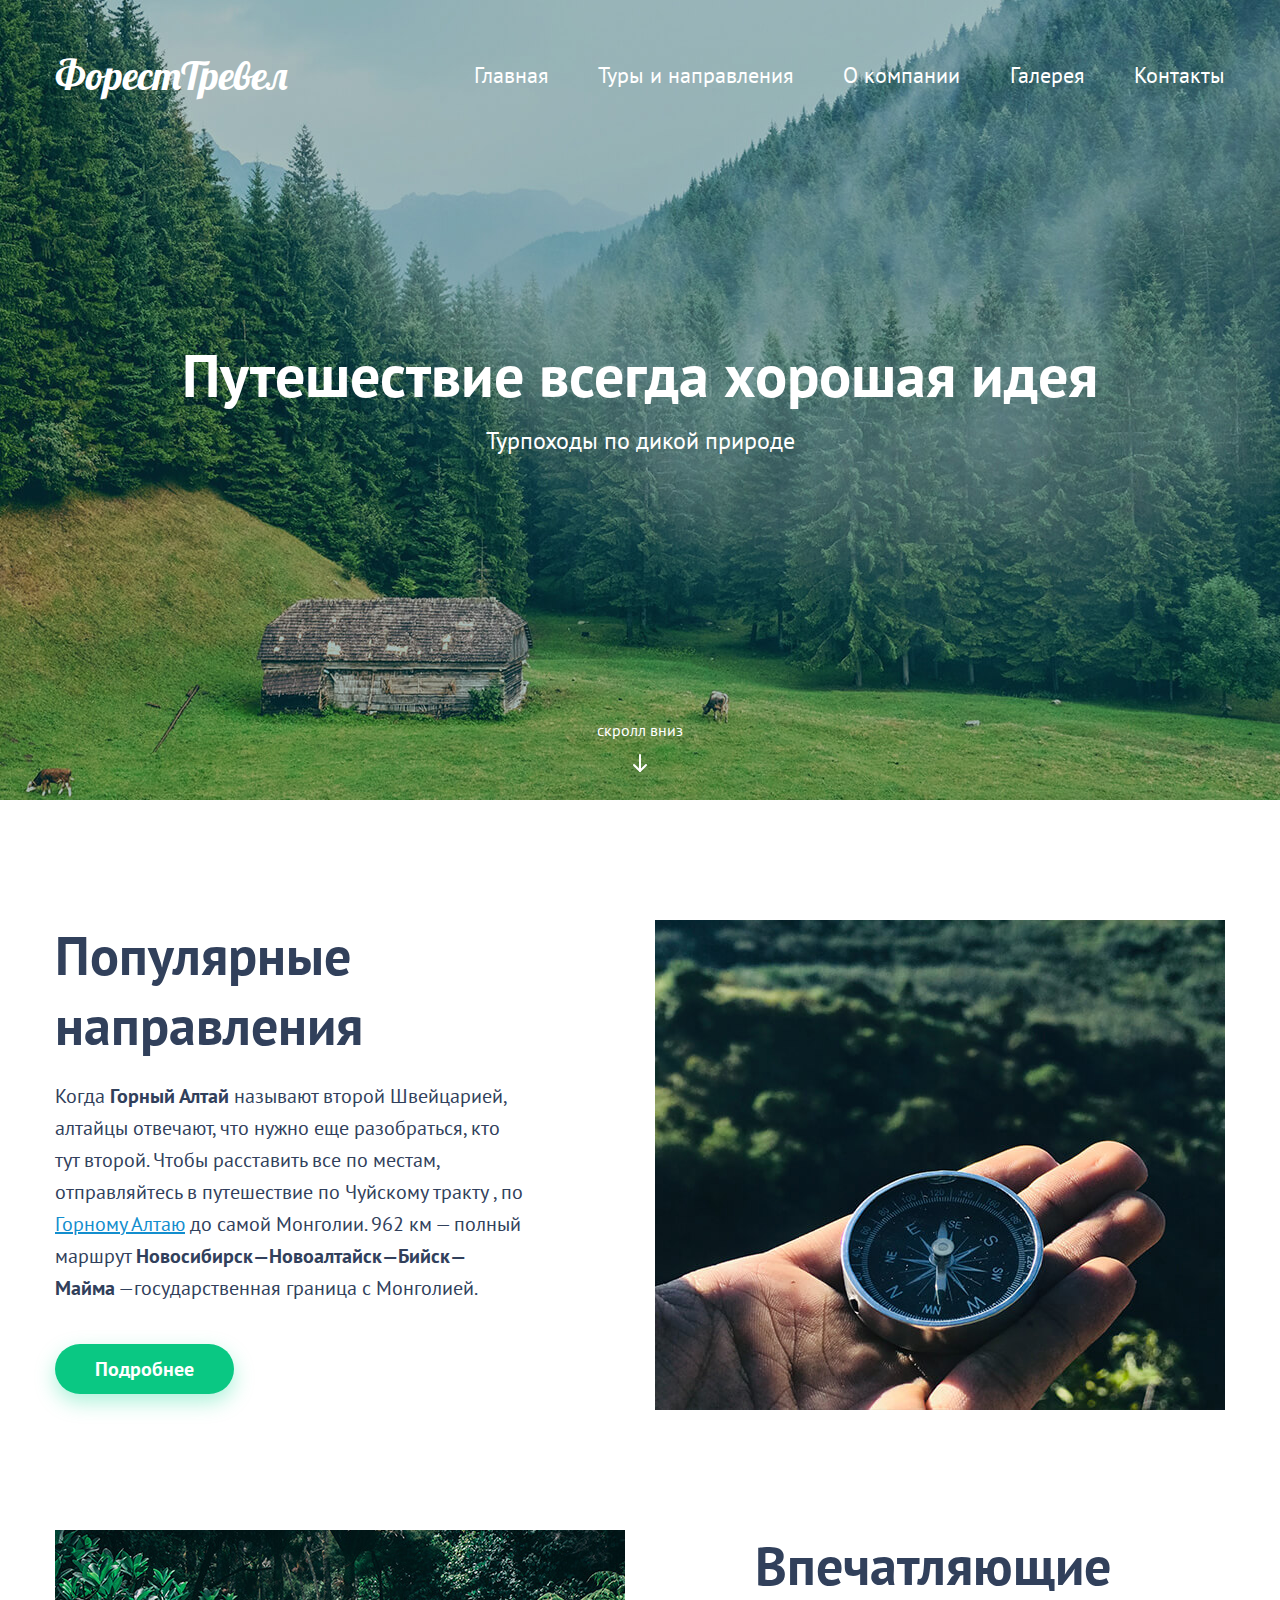
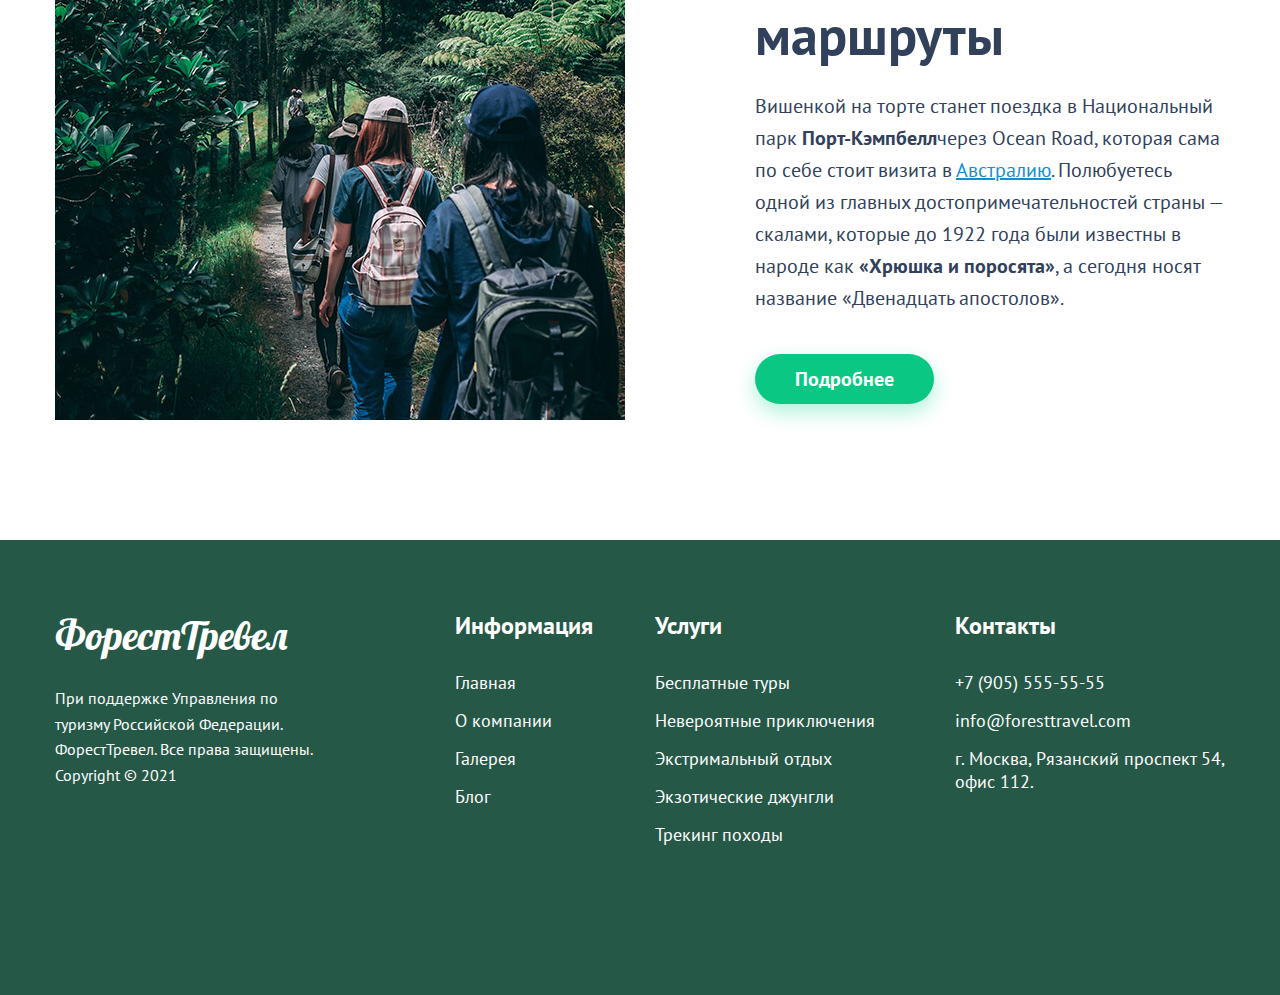
<file: docs/index.html>
<!DOCTYPE html>
<html lang="en">
<head>
  <meta charset="UTF-8">
  <meta http-equiv="X-UA-Compatible" content="IE=edge">
  <meta name="viewport" content="width=device-width, initial-scale=1.0">
  <link rel="stylesheet" href="./css/main.css">
  <link rel="preconnect" href="https://fonts.googleapis.com">
  <link rel="preconnect" href="https://fonts.gstatic.com" crossorigin>
  <link href="https://fonts.googleapis.com/css2?family=Lobster&family=PT+Sans:wght@400;700&display=swap" rel="stylesheet">
  <title>Header-forest-travel</title>
</head>
<body>
  <!--  header  -->
  <header class="header">
    <!--     навигация     -->
    <div class="header__top">
      <div class="logo">ФорестТревел</div>
      <nav class="header__top-nav">
        <ul class="header__top-nav-list">
          <li class="header__top-nav-list-item"><a href="./index.html" class="header__top-nav-list-link">Главная</a></li>
          <li class="header__top-nav-list-item"><a href="./tours.html" class="header__top-nav-list-link">Туры и направления</a></li>
          <li class="header__top-nav-list-item"><a href="./404.html" class="header__top-nav-list-link">О компании</a></li>
          <li class="header__top-nav-list-item"><a href="./404.html" class="header__top-nav-list-link">Галерея</a></li>
          <li class="header__top-nav-list-item"><a href="./contacts.html" class="header__top-nav-list-link">Контакты</a></li>
        </ul>

        <div class="nav-icon">
          <div class="nav-icon__middle"></div>
      </div>
      </nav>
    </div>
    <!--   //  навигация     -->

    <div class="header__wrapper-title">
      <h1 class="header__title">Путешествие всегда хорошая идея</h1>
      <p>Турпоходы по дикой природе</p>
    </div>

    <!--   стрелка скрола вниз  -->
    <a href="#main" class="header__scroll">cкролл вниз</a>
    <!--  // стрелка скрола вниз  -->
  </header>
  <!-- // header  -->

  <main class="main" id="main">
    <div class="container">
      <!--   первый внутренний контент -->
      <div class="main__row">
        <div class="main__row-content">
          <h2 class="main-header">Популярные направления</h2>
          <div class="main__row-content-wrapper">
            <p>Когда <b>Горный Алтай</b> называют второй Швейцарией, алтайцы отвечают, что нужно еще разобраться, кто тут второй. Чтобы расставить все по местам, отправляйтесь в путешествие по Чуйскому тракту , по <a href="#" class="main__row-content-wrapper-link">Горному Алтаю</a> до самой Монголии. 962 км — полный маршрут <b>Новосибирск—Новоалтайск—Бийск—Майма</b> —государственная граница с Монголией.</p>
          </div>
          <a href="#" class="button">Подробнее</a>
        </div>
        <div class="main__row-img">
          <img src="./img/inner-one/compas.jpg" alt="Популярные направления">
        </div>
      </div>
      <!-- //  первый внутренний контент -->

      <!--   второй внутренний контент -->
      <div class="main__row">
        <div class="main__row-content">
          <h2 class="main-header">Впечатляющие маршруты</h2>
          <div class="main__row-content-wrapper">
            <p>Вишенкой на торте станет поездка в Национальный парк <b>Порт-Кэмпбелл</b>через Ocean Road, которая сама по себе стоит визита в <a href="#" class="main__row-content-wrapper-link">Австралию</a>. Полюбуетесь одной из главных достопримечательностей страны — скалами, которые до 1922 года были известны в народе как <b>«Хрюшка и поросята»</b>, а сегодня носят название «Двенадцать апостолов».</p>
          </div>
          <a href="#" class="button">Подробнее</a>
        </div>
        <div class="main__row-img">
          <img src="./img/inner-one/travel.jpg" alt="Впечатляющие маршруты">
        </div>
      </div>
      <!-- //  второй внутренний контент -->
    </div>
  </main>

  <!--   footer     -->
  <footer class="footer">
    <div class="container">
      <div class="footer__row">
        <div class="footer__coperight">
          <div class="logo">ФорестТревел</div>
          <p>При поддержке Управления по туризму Российской Федерации. ФорестТревел. Все права защищены. Copyright © 2021</p>
        </div>
        <div class="footer__widgets-wrapper">

          <!--   инфрмаця -->
          <div class="footer__widget footer__widget-info">
            <h4 class="footer__widget-title">Информация</h4>
            <ul class="footer__widget-list">
              <li><a href="./index.html">Главная</a></li>
              <li><a href="#!">О компании</a></li>
              <li><a href="#!">Галерея</a></li>
              <li><a href="#!">Блог</a></li>
            </ul>
          </div>
          <!--  // инфрмаця -->

          <!--   услуги -->
          <div class="footer__widget footer__widget-service">
            <h4 class="footer__widget-title">Услуги</h4>
            <ul class="footer__widget-list">
              <li><a href="#!">Бесплатные туры</a></li>
              <li><a href="#!">Невероятные приключения</a></li>
              <li><a href="#!">Экстримальный отдых</a></li>
              <li><a href="#!">Экзотические джунгли</a></li>
              <li><a href="./tracing.html">Трекинг походы</a></li>
            </ul>
          </div>
          <!--  // услуги -->

          <!--   контакты -->
          <div class="footer__widget footer__widget-contacts">
            <h4 class="footer__widget-title">Контакты</h4>
            <ul class="footer__widget-list">
              <li>+7 (905) 555-55-55</li>
              <li>info@foresttravel.com</li>
              <li>г. Москва, Рязанский проспект 54, офис 112.</li>
            </ul>
          </div>
          <!--  // контакты -->

        </div>
      </div>
      </div>
     
  </footer>
  <!-- //  footer     -->


  <script src="./js/main.js"></script>
</body>
</html>
</file>
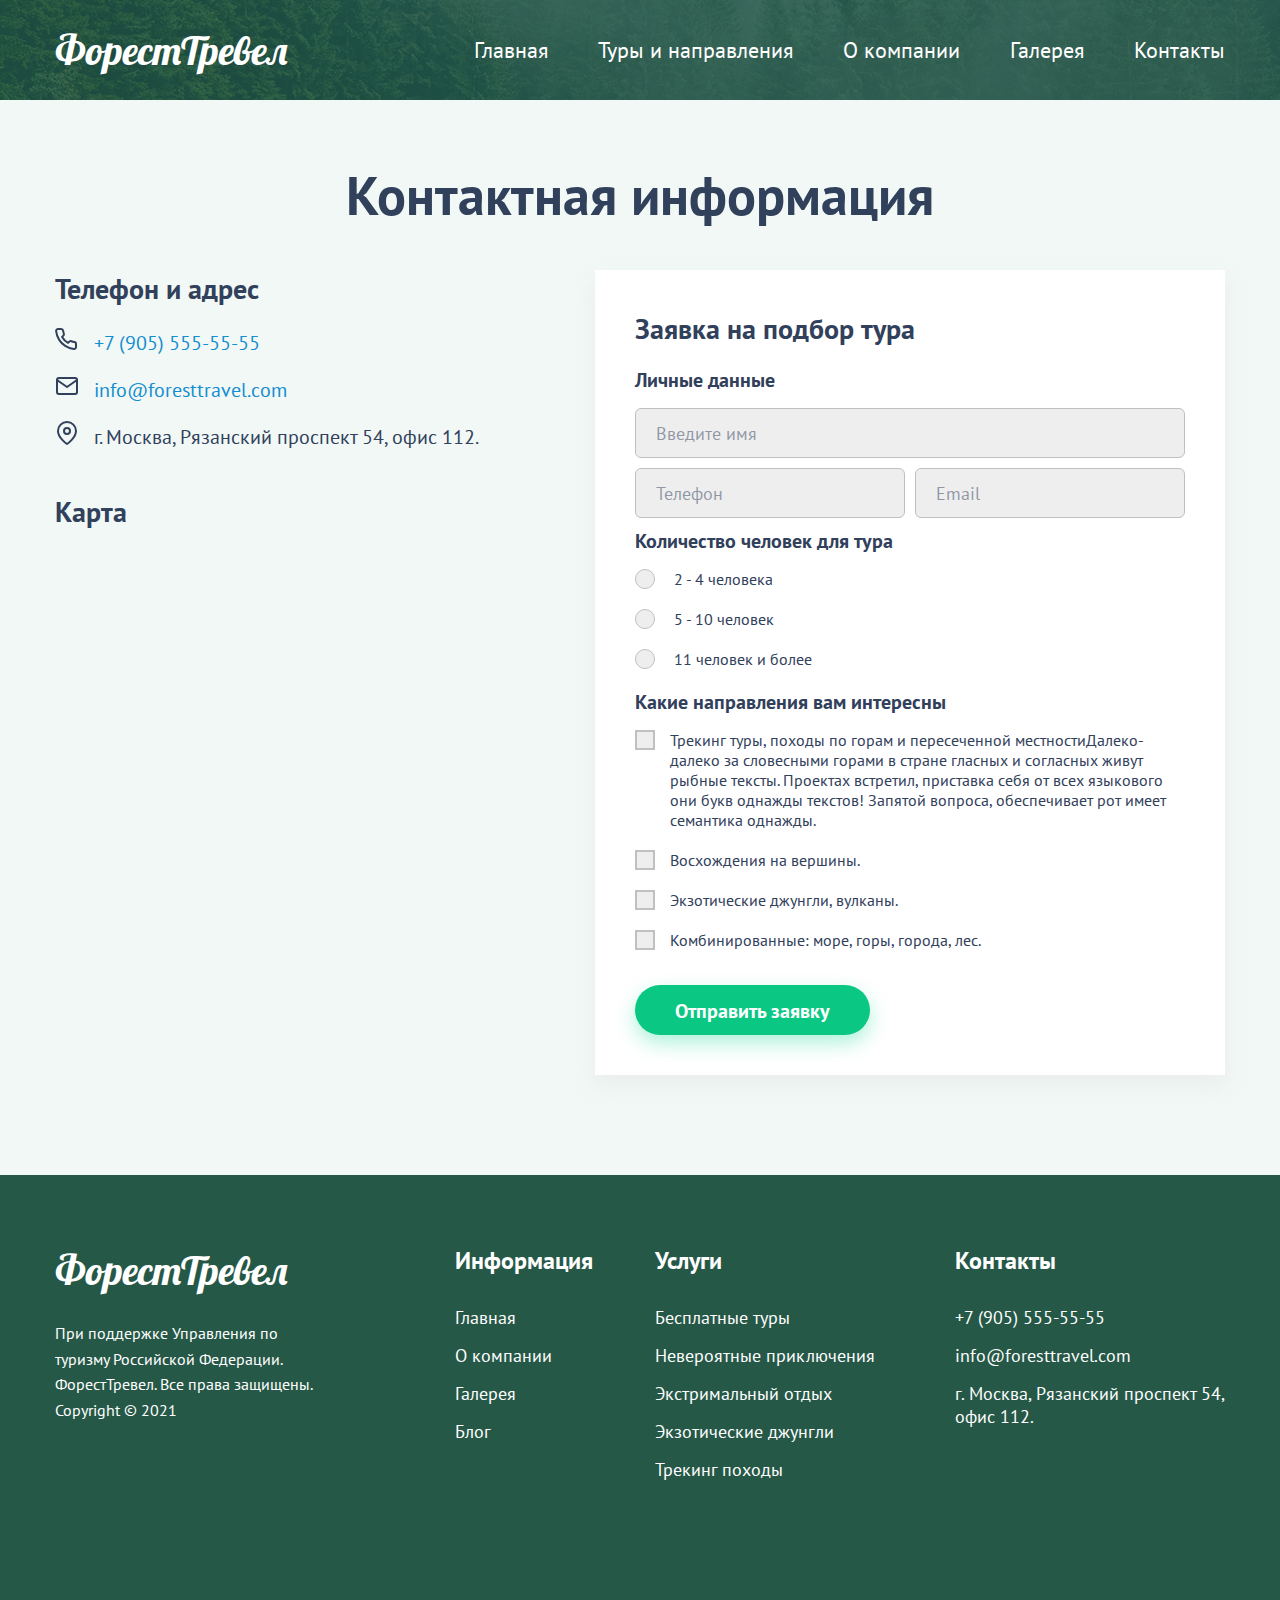
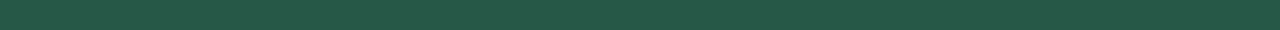
<file: docs/contacts.html>
<!DOCTYPE html>
<html lang="en">

<head>
  <meta charset="UTF-8">
  <meta http-equiv="X-UA-Compatible" content="IE=edge">
  <meta name="viewport" content="width=device-width, initial-scale=1.0">
  <link rel="stylesheet" href="./css/main.css">
  <link rel="preconnect" href="https://fonts.googleapis.com">
  <link rel="preconnect" href="https://fonts.gstatic.com" crossorigin>
  <link href="https://fonts.googleapis.com/css2?family=Lobster&family=PT+Sans:wght@400;700&display=swap"
    rel="stylesheet">
  <title>tracing</title>
</head>

<body class="bgcolor">
  <!--  header  -->
  <header class="header-inner">
    <!--     навигация     -->
    <div class="header__top">
      <div class="logo">ФорестТревел</div>
      <nav class="header__top-nav">
        <ul class="header__top-nav-list">
          <li class="header__top-nav-list-item"><a href="index.html" class="header__top-nav-list-link">Главная</a></li>
          <li class="header__top-nav-list-item"><a href="tours.html" class="header__top-nav-list-link">Туры и
              направления</a>
          </li>
          <li class="header__top-nav-list-item"><a href="404.html" class="header__top-nav-list-link">О компании</a></li>
          <li class="header__top-nav-list-item"><a href="404.html" class="header__top-nav-list-link">Галерея</a></li>
          <li class="header__top-nav-list-item"><a href="contacts.html" class="header__top-nav-list-link">Контакты</a>
          </li>
        </ul>

        <div class="nav-icon">
          <div class="nav-icon__middle"></div>
      </div>
      </nav>
    </div>
    <!--   //  навигация     -->
  </header>
  <!-- // header  -->

  <main class="inner__page">
    <div class="container">

      <div class="contacts__header">
        <h1 class="main-header">Контактная информация</h1>
      </div>

      <div class="contact-row">
        <!--   contact-info  -->
        <div class="contact-info">
          <div class="contact-block">
            <h4 class="contact-block-title">
              Телефон и адрес
            </h4>
            <div class="contact-block-body">
              <ul class="contact-list">
                <li class="contact-list-icon phone"><a href="tel:+79055555555">+7 (905) 555-55-55</a></li>
                <li class="contact-list-icon mail"><a href="mailto:info@foresttravel.com">info@foresttravel.com</a></li>
                <li class="contact-list-icon pin">г. Москва, Рязанский проспект 54, офис 112.</li>
              </ul>
            </div>

          </div>
          <div class="contact-block">
            <h4 class="contact-block-title">
              Карта
            </h4>
            <div class="contact-block-body">
              <iframe
                src="https://www.google.com/maps/embed?pb=!1m18!1m12!1m3!1d1123.727123694653!2d37.79454939632081!3d55.715857606575995!2m3!1f0!2f0!3f0!3m2!1i1024!2i768!4f13.1!3m3!1m2!1s0x414ab59b3be61f9b%3A0x8e6799da30ecf98a!2z0KDRj9C30LDQvdGB0LrQuNC5INC_0YAuLCA1NCwg0JzQvtGB0LrQstCwLCAxMDkzNzc!5e0!3m2!1sru!2sru!4v1645028142998!5m2!1sru!2sru"
                width="470" height="345" style="border:0;" allowfullscreen="" loading="lazy"></iframe>
            </div>

          </div>
        </div>
        <!--  // contact-info  -->

        <!--   contact-form  -->
        <form class="form">
          <h3 class="form-title">Заявка на подбор тура</h3>
          <!--  form-group input -->
          <div class="form-group">
            <h3 class="form-group-title">Личные данные</h3>
            <div class="form-group-row">
              <!-- для того чтобы был отступ 10px -->
              <input class="input" type="text" placeholder="Введите имя">
            </div>

            <div class="form-group-row">
              <input class="input" type="tel" placeholder="Телефон" required>
              <input class="input" type="email" placeholder="Email" required>
            </div>
          </div>
          <!--  //  form-group input   -->

          <!--   form-group radio  -->
          <div class="form-group">
            <h3 class="form-group-title">Количество человек для тура</h3>

            <label class="radio-row">
              <input name="number-of-people" class="real-radio" type="radio">
              <span class="custom-radio"></span>
              2 - 4 человека
            </label>

            <label class="radio-row">
              <input name="number-of-people" class="real-radio" type="radio">
              <span class="custom-radio"></span>
              5 - 10 человек
            </label>

            <label class="radio-row">
              <input name="number-of-people" class="real-radio" type="radio">
              <span class="custom-radio"></span>
              11 человек и более
            </label>

          </div>
          <!--  // form-group radio  -->

          <!--   form-group checkbox  -->
          <div class="form-group">
            <h3 class="form-group-title">Какие направления вам интересны</h3>

            <label class="checkbox-row">
              <input class="real-checkbox" type="checkbox" name="hike">
              <span class="custom-checkbox"></span>
              <span>Трекинг туры, походы по горам и пересеченной местностиДалеко-далеко за словесными горами в стране
                гласных и согласных живут рыбные тексты. Проектах встретил, приставка себя от всех языкового они букв
                однажды текстов! Запятой вопроса, обеспечивает рот имеет семантика однажды. </span>
            </label>

            <label class="checkbox-row">
              <input class="real-checkbox" type="checkbox" name="mountain">
              <span class="custom-checkbox"></span>
              <span>Восхождения на вершины.</span>
            </label>

            <label class="checkbox-row">
              <input class="real-checkbox" type="checkbox" name="jungle">
              <span class="custom-checkbox"></span>
              <span>Экзотические джунгли, вулканы.</span>
            </label>

            <label class="checkbox-row">
              <input class="real-checkbox" type="checkbox" name="sea">
              <span class="custom-checkbox"></span>
              <span> Комбинированные: море, горы, города, лес.</span>
            </label>
          </div>
          <!--  // form-group radio  -->
          <input type="submit" class="button" value="Отправить заявку">

        </form>
        <!--  // contact-form  -->
      </div>

    </div>
  </main>

  <!--   footer     -->
  <footer class="footer">
    <div class="container">
      <div class="footer__row">
        <div class="footer__coperight">
          <div class="logo">ФорестТревел</div>
          <p>При поддержке Управления по туризму Российской Федерации. ФорестТревел. Все права защищены. Copyright ©
            2021</p>
        </div>
        <div class="footer__widgets-wrapper">

          <!--   информация -->
          <div class="footer__widget footer__widget-info">
            <h4 class="footer__widget-title">Информация</h4>
            <ul class="footer__widget-list">
              <li><a href="index.html">Главная</a></li>
              <li><a href="#!">О компании</a></li>
              <li><a href="#!">Галерея</a></li>
              <li><a href="#!">Блог</a></li>
            </ul>
          </div>
          <!--  // инфрмаця -->

          <!--   услуги -->
          <div class="footer__widget footer__widget-service">
            <h4 class="footer__widget-title">Услуги</h4>
            <ul class="footer__widget-list">
              <li><a href="#!">Бесплатные туры</a></li>
              <li><a href="#!">Невероятные приключения</a></li>
              <li><a href="#!">Экстримальный отдых</a></li>
              <li><a href="#!">Экзотические джунгли</a></li>
              <li><a href="tracing.html">Трекинг походы</a></li>
            </ul>
          </div>
          <!--  // услуги -->

          <!--   контакты -->
          <div class="footer__widget footer__widget-contacts">
            <h4 class="footer__widget-title">Контакты</h4>
            <ul class="footer__widget-list">
              <li>+7 (905) 555-55-55</li>
              <li>info@foresttravel.com</li>
              <li>г. Москва, Рязанский проспект 54, офис 112.</li>
            </ul>
          </div>
          <!--  // контакты -->

        </div>
      </div>
    </div>

  </footer>
  <!-- //  footer     -->

  <script src="./js/main.js"></script>

</body>

</html>
</file>
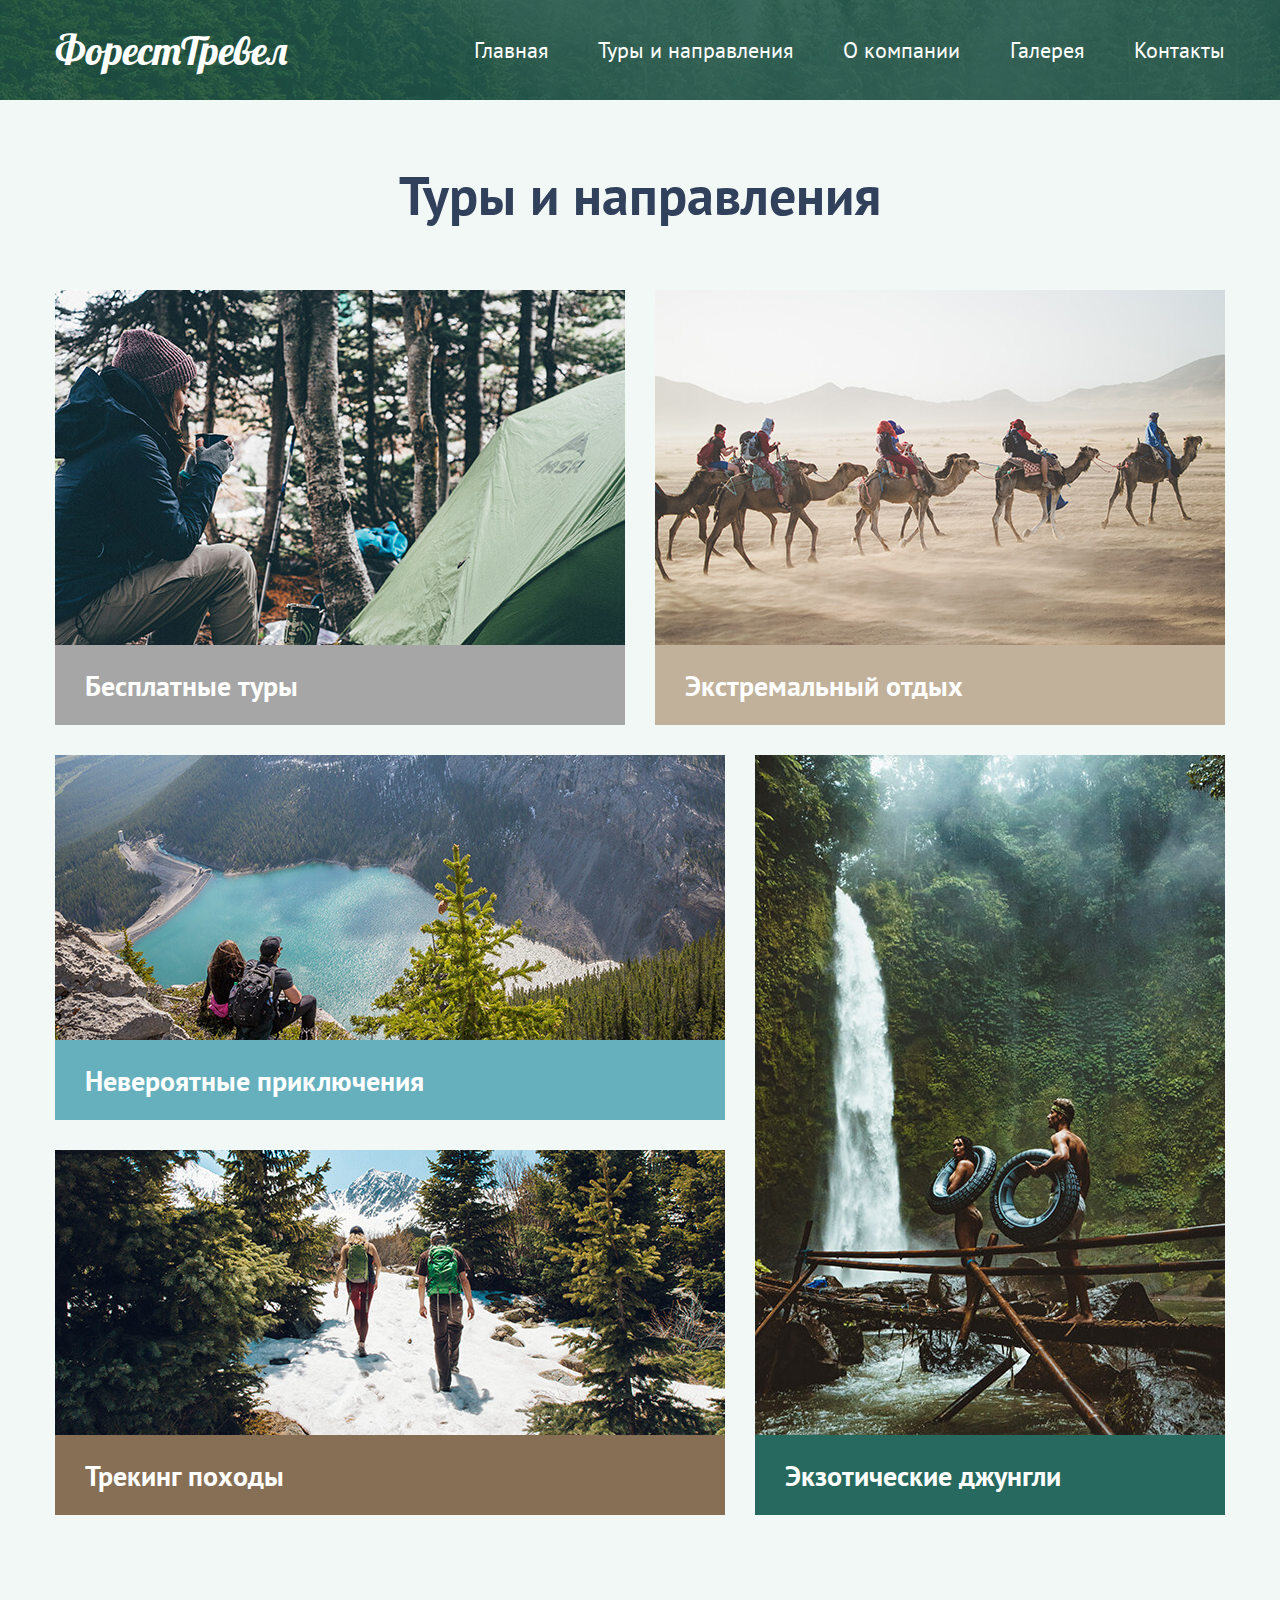
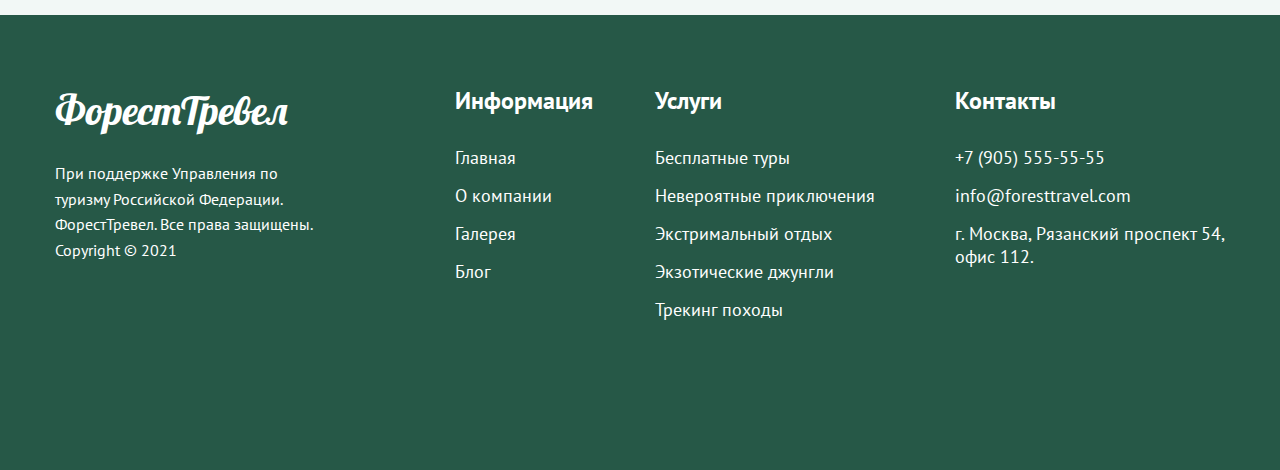
<file: docs/tours.html>
<!DOCTYPE html>
<html lang="en">

<head>
  <meta charset="UTF-8">
  <meta http-equiv="X-UA-Compatible" content="IE=edge">
  <meta name="viewport" content="width=device-width, initial-scale=1.0">
  <link rel="stylesheet" href="./css/main.css">
  <link rel="preconnect" href="https://fonts.googleapis.com">
  <link rel="preconnect" href="https://fonts.gstatic.com" crossorigin>
  <link href="https://fonts.googleapis.com/css2?family=Lobster&family=PT+Sans:wght@400;700&display=swap"
    rel="stylesheet">
  <title>tours</title>
</head>

<body class="bgcolor">
  <!--  header  -->
  <header class="header-inner">
    <!--     навигация     -->
    <div class="header__top">
      <div class="logo">ФорестТревел</div>
      <nav class="header__top-nav">
        <ul class="header__top-nav-list">
          <li class="header__top-nav-list-item"><a href="index.html" class="header__top-nav-list-link">Главная</a></li>
          <li class="header__top-nav-list-item"><a href="tours.html" class="header__top-nav-list-link">Туры и
              направления</a>
          </li>
          <li class="header__top-nav-list-item"><a href="#!" class="header__top-nav-list-link">О компании</a></li>
          <li class="header__top-nav-list-item"><a href="#!" class="header__top-nav-list-link">Галерея</a></li>
          <li class="header__top-nav-list-item"><a href="contacts.html" class="header__top-nav-list-link">Контакты</a>
          </li>
        </ul>

        <div class="nav-icon">
          <div class="nav-icon__middle"></div>
      </div>
      </nav>
    </div>
    <!--   //  навигация     -->
  </header>
  <!-- // header  -->

  <main class="inner__page">
    <div class="container">
      <div class="main__tours-header">
        <h2 class="main-header">Туры и направления</h2>
      </div>
      <div class="cards__wrapper">
        <div class="cards__first-row">
          <!--  первая карточка -->
          <a href="404.html" class="card__wrapper-link">
            <div class="card">
              <picture>
                <source srcset="./img/tours/mobile-xs/1mxs.jpg" media="(max-width:599px)">
                <source srcset="./img/tours/mobile/1m.jpg" media="(max-width:899px)">
                <source srcset="./img/tours/tablet/1t.jpg" media="(max-width:1199px)">
                <img src="./img/tours/card-1.jpg" alt="hike">
                
                
              </picture>
              
              <div class="card__wrapper-title card__wrapper-title--hike">
                <div class="card-title">Бесплатные туры</div>
              </div>
            </div>
          </a>
          <!-- // первая карточка -->

          <!--  вторая карточка -->
          <a href="404.html" class="card__wrapper-link">
            <div class="card">
              <picture>
                <source srcset="./img/tours/mobile-xs/2mxs.jpg" media="(max-width:599px)">
                <source srcset="./img/tours/mobile/2m.jpg" media="(max-width:899px)">
                <source srcset="./img/tours/tablet/2t.jpg" media="(max-width:1199px)">
                <img src="./img/tours/card-2.jpg" alt="camels">
              </picture>
              
              <div class="card__wrapper-title card__wrapper-title--camels">
                <div class="card-title">Экстремальный отдых</div>
              </div>
            </div>
          </a>
          <!-- // вторая карточка -->
        </div>
        <div class="cards__second-row">
          <div class="cards__second-column">
            <!--  третья карточка -->
            <a href="404.html" class="card__wrapper-link">
              <div class="card big">
                <picture>
                  <source srcset="./img/tours/mobile-xs/3mxs.jpg" media="(max-width:599px)">
                  <source srcset="./img/tours/mobile/3m.jpg" media="(max-width:899px)">
                  <source srcset="./img/tours/tablet/3t.jpg" media="(max-width:1199px)">
                  <img src="./img/tours/card-3.jpg" alt="hike"> 
                </picture>
                
                <div class="card__wrapper-title card__wrapper-title--lake">
                  <div class="card-title">Невероятные приключения</div>
                </div>
              </div>
            </a>
            <!-- // третья карточка -->
            <!--  четвертая карточка -->
            <a href="tracing.html" class="card__wrapper-link">
              <div class="card big">
                <picture>
                  <source srcset="./img/tours/mobile-xs/4mxs.jpg" media="(max-width:599px)">
                  <source srcset="./img/tours/mobile/4m.jpg" media="(max-width:899px)">
                  <source srcset="./img/tours/tablet/4t.jpg" media="(max-width:1199px)">
                  <img src="./img/tours/card-4.jpg" alt="hike">
                </picture>
                
                <div class="card__wrapper-title card__wrapper-title--slope">
                  <div class="card-title">Трекинг походы</div>
                </div>
              </div>
            </a>
            <!-- // четвертая карточка -->
          </div>
          <div class="cards__second-column">
            <!--  пятая карточка -->
            <a href="404.html" class="card__wrapper-link">
              <div class="card small">
                <picture>
                  <source srcset="./img/tours/mobile-xs/5mxs.jpg" media="(max-width:599px)">
                  <source srcset="./img/tours/mobile/5m.jpg" media="(max-width:899px)">
                  <source srcset="./img/tours/tablet/5t.jpg" media="(max-width:1199px)">
                  <img src="./img/tours/card-5.jpg" alt="hike">  
                </picture>
                
                <div class="card__wrapper-title card__wrapper-title--waterfall">
                  <div class="card-title">Экзотические джунгли</div>
                </div>
              </div>
            </a>
            <!-- // пятая карточка -->
          </div>
        </div>
      </div>
    </div>
  </main>

  <!--   footer     -->
  <footer class="footer">
    <div class="container">
      <div class="footer__row">
        <div class="footer__coperight">
          <div class="logo">ФорестТревел</div>
          <p>При поддержке Управления по туризму Российской Федерации. ФорестТревел. Все права защищены. Copyright ©
            2021</p>
        </div>
        <div class="footer__widgets-wrapper">

          <!--   информация -->
          <div class="footer__widget footer__widget-info">
            <h4 class="footer__widget-title">Информация</h4>
            <ul class="footer__widget-list">
              <li><a href="index.html">Главная</a></li>
              <li><a href="#!">О компании</a></li>
              <li><a href="#!">Галерея</a></li>
              <li><a href="#!">Блог</a></li>
            </ul>
          </div>
          <!--  // инфрмаця -->

          <!--   услуги -->
          <div class="footer__widget footer__widget-service">
            <h4 class="footer__widget-title">Услуги</h4>
            <ul class="footer__widget-list">
              <li><a href="#!">Бесплатные туры</a></li>
              <li><a href="#!">Невероятные приключения</a></li>
              <li><a href="#!">Экстримальный отдых</a></li>
              <li><a href="#!">Экзотические джунгли</a></li>
              <li><a href="tracing.html">Трекинг походы</a></li>
            </ul>
          </div>
          <!--  // услуги -->

          <!--   контакты -->
          <div class="footer__widget footer__widget-contacts">
            <h4 class="footer__widget-title">Контакты</h4>
            <ul class="footer__widget-list">
              <li>+7 (905) 555-55-55</li>
              <li>info@foresttravel.com</li>
              <li>г. Москва, Рязанский проспект 54, офис 112.</li>
            </ul>
          </div>
          <!--  // контакты -->

        </div>
      </div>
    </div>

  </footer>
  <!-- //  footer     -->

  <script src="./js/main.js"></script>

</body>

</html>
</file>
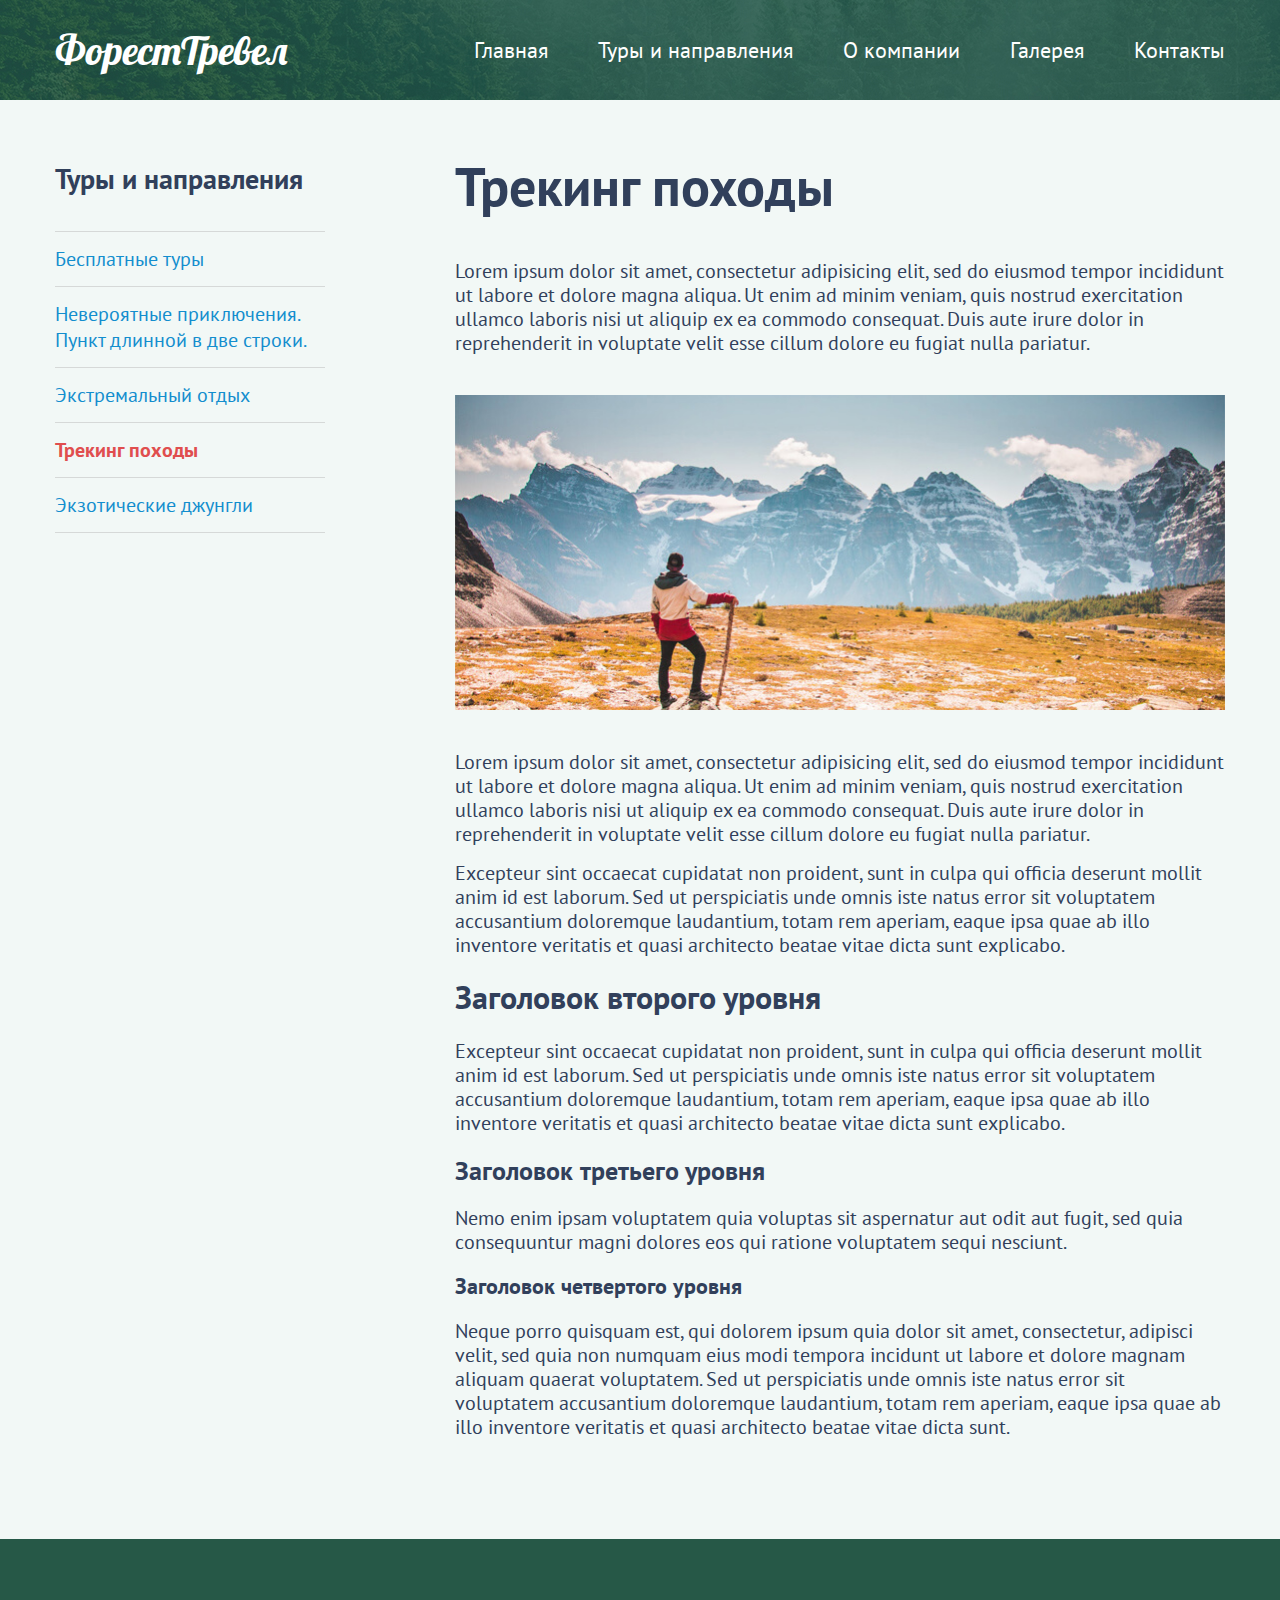
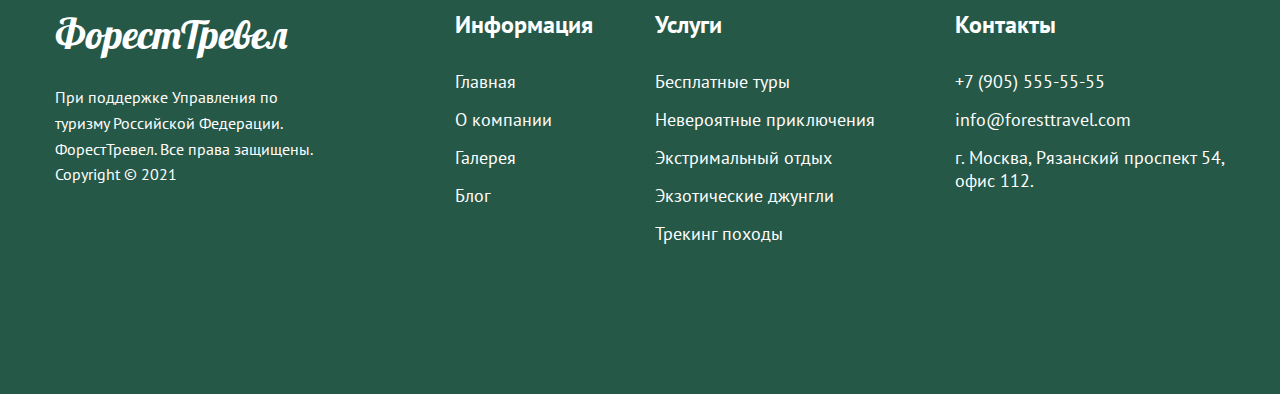
<file: docs/tracing.html>
<!DOCTYPE html>
<html lang="en">

<head>
  <meta charset="UTF-8">
  <meta http-equiv="X-UA-Compatible" content="IE=edge">
  <meta name="viewport" content="width=device-width, initial-scale=1.0">
  <link rel="stylesheet" href="./css/main.css">
  <link rel="preconnect" href="https://fonts.googleapis.com">
  <link rel="preconnect" href="https://fonts.gstatic.com" crossorigin>
  <link href="https://fonts.googleapis.com/css2?family=Lobster&family=PT+Sans:wght@400;700&display=swap"
    rel="stylesheet">
  <title>tracing</title>
</head>

<body class="bgcolor">
  <!--  header  -->
  <header class="header-inner">
    <!--     навигация     -->
    <div class="header__top">
      <div class="logo">ФорестТревел</div>
      <nav class="header__top-nav">
        <ul class="header__top-nav-list">
          <li class="header__top-nav-list-item"><a href="index.html" class="header__top-nav-list-link">Главная</a></li>
          <li class="header__top-nav-list-item"><a href="tours.html" class="header__top-nav-list-link">Туры и
              направления</a>
          </li>
          <li class="header__top-nav-list-item"><a href="404.html" class="header__top-nav-list-link">О компании</a></li>
          <li class="header__top-nav-list-item"><a href="404.html" class="header__top-nav-list-link">Галерея</a></li>
          <li class="header__top-nav-list-item"><a href="contacts.html" class="header__top-nav-list-link">Контакты</a>
          </li>
        </ul>

        <div class="nav-icon">
          <div class="nav-icon__middle"></div>
      </div>
      </nav>
    </div>
    <!--   //  навигация     -->
  </header>
  <!-- // header  -->

  <main class="inner__page">
    <div class="container">
      <div class="article__page">
        <nav class="article__page-nav">
          <h3 class="article__page-nav-title">Туры и направления</h3>
          <ul class="article__page-nav-list">
            <li><a href="404.html">Бесплатные туры</a></li>
            <li><a href="404.html">Невероятные приключения. Пункт длинной в две строки.</a></li>
            <li><a href="404.html">Экстремальный отдых</a></li>
            <li><a href="tracing.html" class="active">Трекинг походы</a></li>
            <li><a href="404.html">Экзотические джунгли</a></li>
          </ul>
        </nav>

        <article class="article__page-article">
          <h1>Трекинг походы</h1>
          <p>Lorem ipsum dolor sit amet, consectetur adipisicing elit, sed do eiusmod tempor incididunt ut labore et
            dolore magna aliqua. Ut enim ad minim veniam, quis nostrud exercitation ullamco laboris nisi ut aliquip ex
            ea commodo consequat. Duis aute irure dolor in reprehenderit in voluptate velit esse cillum dolore eu fugiat
            nulla pariatur. </p>
          <img src="./img/article/img 1.jpg" alt="mountains">
          <p>Lorem ipsum dolor sit amet, consectetur adipisicing elit, sed do eiusmod tempor incididunt ut labore et
            dolore magna aliqua. Ut enim ad minim veniam, quis nostrud exercitation ullamco laboris nisi ut aliquip ex
            ea commodo consequat. Duis aute irure dolor in reprehenderit in voluptate velit esse cillum dolore eu fugiat
            nulla pariatur. </p>
          <p>Excepteur sint occaecat cupidatat non proident, sunt in culpa qui officia deserunt mollit anim id est
            laborum. Sed ut perspiciatis unde omnis iste natus error sit voluptatem accusantium doloremque laudantium,
            totam rem aperiam, eaque ipsa quae ab illo inventore veritatis et quasi architecto beatae vitae dicta sunt
            explicabo. </p>
          <h2>Заголовок второго уровня</h2>
          <p>Excepteur sint occaecat cupidatat non proident, sunt in culpa qui officia deserunt mollit anim id est
            laborum. Sed ut perspiciatis unde omnis iste natus error sit voluptatem accusantium doloremque laudantium,
            totam rem aperiam, eaque ipsa quae ab illo inventore veritatis et quasi architecto beatae vitae dicta sunt
            explicabo. </p>
          <h3>Заголовок третьего уровня</h3>
          <p>Nemo enim ipsam voluptatem quia voluptas sit aspernatur aut odit aut fugit, sed quia consequuntur magni
            dolores eos qui ratione voluptatem sequi nesciunt. </p>
          <h4>Заголовок четвертого уровня</h4>
          <p>Neque porro quisquam est, qui dolorem ipsum quia dolor sit amet, consectetur, adipisci velit, sed quia non
            numquam eius modi tempora incidunt ut labore et dolore magnam aliquam quaerat voluptatem.
            Sed ut perspiciatis unde omnis iste natus error sit voluptatem accusantium doloremque laudantium, totam rem
            aperiam, eaque ipsa quae ab illo inventore veritatis et quasi architecto beatae vitae dicta sunt.</p>
        </article>

      </div>



    </div>
  </main>

  <!--   footer     -->
  <footer class="footer">
    <div class="container">
      <div class="footer__row">
        <div class="footer__coperight">
          <div class="logo">ФорестТревел</div>
          <p>При поддержке Управления по туризму Российской Федерации. ФорестТревел. Все права защищены. Copyright ©
            2021</p>
        </div>
        <div class="footer__widgets-wrapper">

          <!--   информация -->
          <div class="footer__widget footer__widget-info">
            <h4 class="footer__widget-title">Информация</h4>
            <ul class="footer__widget-list">
              <li><a href="index.html">Главная</a></li>
              <li><a href="#!">О компании</a></li>
              <li><a href="#!">Галерея</a></li>
              <li><a href="#!">Блог</a></li>
            </ul>
          </div>
          <!--  // инфрмаця -->

          <!--   услуги -->
          <div class="footer__widget footer__widget-service">
            <h4 class="footer__widget-title">Услуги</h4>
            <ul class="footer__widget-list">
              <li><a href="#!">Бесплатные туры</a></li>
              <li><a href="#!">Невероятные приключения</a></li>
              <li><a href="#!">Экстримальный отдых</a></li>
              <li><a href="#!">Экзотические джунгли</a></li>
              <li><a href="tracing.html">Трекинг походы</a></li>
            </ul>
          </div>
          <!--  // услуги -->

          <!--   контакты -->
          <div class="footer__widget footer__widget-contacts">
            <h4 class="footer__widget-title">Контакты</h4>
            <ul class="footer__widget-list">
              <li>+7 (905) 555-55-55</li>
              <li>info@foresttravel.com</li>
              <li>г. Москва, Рязанский проспект 54, офис 112.</li>
            </ul>
          </div>
          <!--  // контакты -->

        </div>
      </div>
    </div>

  </footer>
  <!-- //  footer     -->


  <script src="./js/main.js"></script>
</body>

</html>
</file>
<file: docs/css/main.css>
@charset "UTF-8";
*,
*::before,
*::after {
  box-sizing: border-box;
}

html {
  height: 100%;
  /* sticky footer */
  scroll-behavior: smooth;
}

body > * {
  flex-shrink: 0;
}

/* font-family: 'Lobster', cursive;*/
body {
  display: -webkit-box;
  display: flex;
  /* sticky footer */
  -webkit-box-orient: vertical;
  -webkit-box-direction: normal;
          flex-direction: column;
  /* sticky footer */
  height: 100%;
  /* sticky footer */
  margin: 0;
  font-family: 'PT Sans', sans-serif;
  color: #31405B;
}

input {
  font-family: 'PT Sans', sans-serif;
}

label {
  cursor: pointer;
}

h1,
h2,
h3,
h4,
h5,
h6,
p {
  margin: 0;
}

ul,
li {
  margin: 0;
  padding: 0;
  list-style-type: none;
}

img {
  max-width: 100%;
  display: block;
  height: auto;
}

.none {
  display: none;
}

.bgcolor {
  background-color: #F2F8F6;
}

.container {
  width: 1200px;
  margin: 0 auto;
  padding-left: 15px;
  padding-right: 15px;
  /* Tablet */
  /* mobail */
  /* mobail XS*/
}
@media (max-width: 1199px) {
  .container {
    width: 900px;
  }
}
@media (max-width: 899px) {
  .container {
    width: 600px;
  }
}
@media (max-width: 599px) {
  .container {
    width: 320px;
  }
}

.main-header {
  font-weight: bold;
  font-size: 54px;
  color: #31405B;
  /* Tablet */
  /* mobail */
  /* mobail XS*/
}
@media (max-width: 1199px) {
  .main-header {
    font-size: 50px;
  }
}
@media (max-width: 899px) {
  .main-header {
    font-size: 42px;
  }
}
@media (max-width: 599px) {
  .main-header {
    font-size: 34px;
  }
}

.main__tours-header .main-header {
  /* mobail XS*/
}
@media (max-width: 599px) {
  .main__tours-header .main-header {
    font-size: 28px;
  }
}

.inner__page {
  padding-top: 60px;
  padding-bottom: 100px;
  /* Tablet */
  /* Mobile */
}
@media (max-width: 1199px) {
  .inner__page {
    padding-top: 60px;
    padding-bottom: 60px;
  }
}
@media (max-width: 899px) {
  .inner__page {
    padding-top: 40px;
    padding-bottom: 40px;
  }
}
@media (max-width: 599px) {
  .inner__page .container {
    width: 100%;
  }
}

.header {
  position: relative;
  padding-top: 50px;
  height: 800px;
  background-color: #265847;
  background-repeat: no-repeat;
  background-position: center;
  background-size: cover;
  background-image: url("../img/header/header-bg.jpg");
  /* Tablet */
}
@media (max-width: 1199px) {
  .header {
    height: 590px;
  }
}

/* ------ заголовок для внутренних сраниц */
.header-inner {
  display: -webkit-box;
  display: flex;
  -webkit-box-align: center;
          align-items: center;
  height: 100px;
  background-color: #265847;
  background-repeat: no-repeat;
  background-position: center;
  background-size: cover;
  background-image: url("../img/header/header-inner-bg.jpg");
}

/* ----------  навигация ----------- */
.header__top {
  display: -webkit-box;
  display: flex;
  -webkit-box-pack: justify;
          justify-content: space-between;
  -webkit-box-align: center;
          align-items: center;
  margin-left: auto;
  margin-right: auto;
  width: 1170px;
  /* Tablet */
}
@media (max-width: 1199px) {
  .header__top {
    /* width: 900px; */
    width: 100%;
    /* responsive  */
    padding-left: 15px;
    padding-right: 15px;
  }
}

.header__top-nav-list {
  display: -webkit-box;
  display: flex;
  /* Tablet */
}
@media (max-width: 1199px) {
  .header__top-nav-list {
    /* display: none; */
    position: fixed;
    z-index: 1;
    top: 0;
    right: 0;
    width: 320px;
    height: 100%;
    -webkit-transform: translate(100%);
            transform: translate(100%);
    -webkit-box-orient: vertical;
    -webkit-box-direction: normal;
            flex-direction: column;
    -webkit-box-align: center;
            align-items: center;
    -webkit-box-pack: center;
            justify-content: center;
    background-color: rgba(38, 88, 71, 0.85);
    opacity: 0;
  }
  .header__top-nav-list .header__top-nav-list-item {
    margin-top: 35px;
  }
  .header__top-nav-list .header__top-nav-list-link {
    font-size: 28px;
    color: #fff;
  }
}

@media (max-width: 1199px) {
  .header__top-nav-list.header__top-nav-list--active {
    opacity: 1;
    -webkit-transform: translate(0);
            transform: translate(0);
    transition: all 0.2s ease-in;
  }
}

.header__top-nav-list-item:not(:last-child) {
  margin-right: 50px;
  /* Tablet */
}
@media (max-width: 1199px) {
  .header__top-nav-list-item:not(:last-child) {
    margin-right: 0;
  }
}

.header__top-nav-list-link {
  font-weight: 400;
  font-size: 22px;
  color: #FFFFFF;
  text-decoration: none;
}

/* ---------   заголовок и под заголовок  --------- */
.header__wrapper-title {
  position: absolute;
  top: 50%;
  left: 50%;
  -webkit-transform: translate(-50%, -50%);
          transform: translate(-50%, -50%);
  width: 919px;
  margin-left: auto;
  margin-right: auto;
  text-align: center;
  /* Tablet */
  /* mobile */
  /* mobile XS*/
}
@media (max-width: 1199px) {
  .header__wrapper-title {
    width: 900px;
    padding-left: 15px;
    padding-right: 15px;
  }
}
@media (max-width: 899px) {
  .header__wrapper-title {
    /*  width: 600px; */
    width: 100%;
  }
}
@media (max-width: 599px) {
  .header__wrapper-title {
    /* width: 320px; */
  }
}

.header__title {
  font-weight: 700;
  font-size: 60px;
  line-height: 1;
  color: #FFFFFF;
  /* Tablet */
  /* mobile */
  /* mobile XS*/
}
@media (max-width: 1199px) {
  .header__title {
    font-size: 52px;
  }
}
@media (max-width: 899px) {
  .header__title {
    font-size: 42px;
  }
}
@media (max-width: 599px) {
  .header__title {
    font-size: 32px;
  }
}

.header__wrapper-title .header__title {
  margin-bottom: 20px;
  /* mobile XS*/
}
@media (max-width: 599px) {
  .header__wrapper-title .header__title {
    margin-bottom: 10px;
  }
}

.header__wrapper-title p {
  font-weight: 400;
  font-size: 24px;
  color: #FFFFFF;
  /* mobile */
  /* mobile XS*/
}
@media (max-width: 899px) {
  .header__wrapper-title p {
    font-size: 20px;
  }
}
@media (max-width: 599px) {
  .header__wrapper-title p {
    font-size: 18px;
  }
}

/* ------------ стрелка скрола вниз  ----- */
.header__scroll {
  position: absolute;
  bottom: 25px;
  left: 50%;
  -webkit-transform: translateX(-50%);
          transform: translateX(-50%);
  display: inline-block;
  padding-bottom: 35px;
  /* взамен высоты */
  font-weight: 400;
  font-size: 16px;
  color: #FFFFFF;
  text-decoration: none;
  /* Tablet */
}
@media (max-width: 1199px) {
  .header__scroll {
    font-size: 0;
  }
}

.header__scroll::after {
  content: "";
  position: absolute;
  bottom: 0;
  left: 50%;
  -webkit-transform: translateX(-50%);
          transform: translateX(-50%);
  display: block;
  width: 24px;
  height: 24px;
  background-image: url("../img/header/arrow-down.svg");
}

.logo {
  font-family: 'Lobster', cursive;
  font-weight: 400;
  font-size: 40px;
  color: #FFFFFF;
  /* mobile */
}
@media (max-width: 599px) {
  .logo {
    font-size: 30px;
  }
}

.button {
  display: inline-block;
  height: 50px;
  padding-left: 40px;
  padding-right: 40px;
  background: #0AC883;
  box-shadow: 0px 8px 20px rgba(24, 219, 148, 0.35);
  border-radius: 50px;
  border: none;
  font-weight: bold;
  font-size: 20px;
  line-height: 50px;
  text-align: center;
  text-decoration: none;
  color: #FFFFFF;
  cursor: pointer;
  /* Mobile */
}
@media (max-width: 899px) {
  .button {
    padding-left: 30px;
    padding-right: 30px;
    height: 46px;
    font-size: 18px;
    line-height: 46px;
  }
}

/* -------- main -------- */
.main {
  padding-top: 120px;
  padding-bottom: 120px;
  /* Tablet */
}
@media (max-width: 1199px) {
  .main {
    padding-top: 80px;
    padding-bottom: 80px;
  }
}
@media (max-width: 899px) {
  .main {
    padding-top: 60px;
    padding-bottom: 60px;
  }
}
@media (max-width: 599px) {
  .main {
    padding-top: 40px;
    padding-bottom: 40px;
  }
}

.main .container {
  /* Mobile */
}
@media (max-width: 899px) {
  .main .container {
    width: 100%;
  }
}

.main__row {
  display: -webkit-box;
  display: flex;
  -webkit-box-pack: justify;
          justify-content: space-between;
  /* Mobile */
  /* Mobile XS*/
}
@media (max-width: 899px) {
  .main__row {
    -webkit-box-orient: horizontal;
    -webkit-box-direction: reverse;
            flex-direction: row-reverse;
  }
}
@media (max-width: 599px) {
  .main__row {
    -webkit-box-orient: vertical;
    -webkit-box-direction: reverse;
            flex-direction: column-reverse;
  }
}

.main__row + .main__row {
  margin-top: 120px;
  /* Tablet */
}
@media (max-width: 1199px) {
  .main__row + .main__row {
    margin-top: 80px;
  }
}
@media (max-width: 899px) {
  .main__row + .main__row {
    margin-top: 60px;
  }
}
@media (max-width: 599px) {
  .main__row + .main__row {
    margin-top: 40px;
  }
}

.main__row:nth-child(even) {
  -webkit-box-orient: horizontal;
  -webkit-box-direction: reverse;
          flex-direction: row-reverse;
  /* Mobile */
  /* Mobile XS*/
}
@media (max-width: 899px) {
  .main__row:nth-child(even) {
    -webkit-box-orient: horizontal;
    -webkit-box-direction: reverse;
            flex-direction: row-reverse;
  }
}
@media (max-width: 599px) {
  .main__row:nth-child(even) {
    -webkit-box-orient: vertical;
    -webkit-box-direction: reverse;
            flex-direction: column-reverse;
  }
}

.main__row-content {
  width: 470px;
  /* Tablet */
  /* Mobile */
}
@media (max-width: 1199px) {
  .main__row-content {
    width: 420px;
  }
}
@media (max-width: 899px) {
  .main__row-content {
    width: 100%;
  }
}

.main__row-content h2 {
  margin-bottom: 20px;
}

.main__row-content-wrapper {
  margin-bottom: 40px;
  font-weight: 400;
  font-size: 20px;
  line-height: 1.6;
  color: #31405B;
  /* Tablet */
  /* mobail */
}
@media (max-width: 1199px) {
  .main__row-content-wrapper {
    margin-bottom: 20px;
    font-size: 18px;
  }
}
@media (max-width: 899px) {
  .main__row-content-wrapper {
    font-size: 16px;
  }
}

.main__row-content-wrapper p {
  margin-top: 0;
  margin-bottom: 10px;
}

.main__row-content-wrapper a {
  color: #138ECE;
}

.main__row-img {
  width: 570px;
  /* Tablet */
  /* Mobile */
}
@media (max-width: 1199px) {
  .main__row-img {
    width: 420px;
  }
}
@media (max-width: 899px) {
  .main__row-img {
    flex-shrink: 0;
    margin-right: 30px;
    width: 170px;
  }
}
@media (max-width: 599px) {
  .main__row-img {
    width: auto;
    height: 150px;
    margin-right: 0;
    margin-bottom: 20px;
  }
}

.main__row-img img {
  width: 100%;
  height: 100%;
  -o-object-fit: cover;
     object-fit: cover;
  /* корректное масштабирование 
  внутри img */
}

/* ----------  footer ------------ */
.footer {
  margin-top: auto;
  /* sticky footer */
  padding-top: 70px;
  padding-bottom: 94px;
  background-color: #265847;
  color: #fff;
}
@media (max-width: 1199px) {
  .footer {
    padding-top: 50px;
    padding-bottom: 50px;
  }
}
@media (max-width: 899px) {
  .footer {
    padding-top: 40px;
    padding-bottom: 40px;
  }
}
@media (max-width: 599px) {
  .footer {
    text-align: center;
  }
}

.footer a {
  color: #fff;
  text-decoration: none;
}

.footer a:hover {
  color: #fff;
  text-decoration: underline;
}

.footer__row {
  display: -webkit-box;
  display: flex;
  -webkit-box-pack: justify;
          justify-content: space-between;
  /* Mobile */
}
@media (max-width: 899px) {
  .footer__row {
    flex-wrap: wrap;
    -webkit-box-orient: vertical;
    -webkit-box-direction: reverse;
            flex-direction: column-reverse;
  }
}

.footer .logo {
  margin-bottom: 26px;
}
@media (max-width: 1199px) {
  .footer .logo {
    margin-bottom: 20px;
    font-size: 30px;
  }
}

.footer__coperight {
  width: 270px;
  /* Mobile */
  /* Mobile */
}
@media (max-width: 899px) {
  .footer__coperight {
    width: auto;
  }
}
@media (max-width: 599px) {
  .footer__coperight {
    margin-bottom: 40px;
  }
}

.footer__widget-info {
  width: 170px;
}

.footer__coperight p {
  font-weight: 400;
  font-size: 16px;
  line-height: 1.6;
  color: #FFFFFF;
}
@media (max-width: 1199px) {
  .footer__coperight p {
    font-size: 14px;
  }
}

.footer__widgets-wrapper {
  display: -webkit-box;
  display: flex;
  /* Mobile */
  /* Mobile XS*/
}
@media (max-width: 899px) {
  .footer__widgets-wrapper {
    /* flex-direction: column; */
    width: 100%;
    margin-bottom: 0;
  }
}
@media (max-width: 599px) {
  .footer__widgets-wrapper {
    -webkit-box-orient: vertical;
    -webkit-box-direction: normal;
            flex-direction: column;
    -webkit-box-align: center;
            align-items: center;
  }
}

.footer__widgets-wrapper > * {
  /* Mobile */
}
@media (max-width: 899px) {
  .footer__widgets-wrapper > * {
    /* width: 270px; это тоже работает*/
    width: calc(50% - 15px);
  }
}
@media (max-width: 599px) {
  .footer__widgets-wrapper > * {
    width: 100%;
  }
}

.footer__widget + .footer__widget {
  margin-left: 30px;
}
@media (max-width: 599px) {
  .footer__widget + .footer__widget {
    margin-left: 0;
  }
}

.footer__widget {
  margin-bottom: 40px;
}

.footer__widget-service,
.footer__widget-contacts {
  width: 270px;
}

.footer__widget-service {
  /* Tablet */
  /* Mobile */
}
@media (max-width: 1199px) {
  .footer__widget-service {
    display: none;
  }
}
@media (max-width: 599px) {
  .footer__widget-service {
    display: block;
  }
}

.footer__widget-title {
  margin-bottom: 30px;
  font-weight: bold;
  font-size: 24px;
  color: #FFFFFF;
  /* Tablet */
}
@media (max-width: 1199px) {
  .footer__widget-title {
    margin-bottom: 20px;
  }
}
@media (max-width: 599px) {
  .footer__widget-title {
    margin-bottom: 10px;
    font-size: 20px;
  }
}

.footer__widget-list {
  font-size: 18px;
  /* Mobile */
}
@media (max-width: 599px) {
  .footer__widget-list {
    font-size: 16px;
  }
}

.footer__widget-list li {
  margin-bottom: 15px;
  /* Mobile */
}
@media (max-width: 599px) {
  .footer__widget-list li {
    margin-bottom: 10px;
  }
}

/* -----   tours ---------*/
.main__tours-header {
  margin-bottom: 60px;
  text-align: center;
  /* Tablet */
  /* Mobile */
}
@media (max-width: 1199px) {
  .main__tours-header {
    margin-bottom: 40px;
  }
}
@media (max-width: 599px) {
  .main__tours-header {
    margin-bottom: 30px;
  }
}

.cards__first-row {
  display: -webkit-box;
  display: flex;
  -webkit-box-pack: justify;
          justify-content: space-between;
  margin-bottom: 30px;
  /* Mobile */
}
@media (max-width: 899px) {
  .cards__first-row {
    -webkit-box-orient: vertical;
    -webkit-box-direction: normal;
            flex-direction: column;
  }
}

@media (max-width: 899px) {
  .cards__first-row img {
    width: 100%;
    -o-object-fit: cover;
       object-fit: cover;
  }
}

@media (max-width: 899px) {
  .cards__second-row img {
    width: 100%;
    height: 210px;
    -o-object-fit: cover;
       object-fit: cover;
  }
}

.cards__second-row {
  display: -webkit-box;
  display: flex;
  -webkit-box-pack: justify;
          justify-content: space-between;
  /* Mobile */
}
@media (max-width: 899px) {
  .cards__second-row {
    -webkit-box-orient: vertical;
    -webkit-box-direction: normal;
            flex-direction: column;
  }
}

.card__wrapper-link {
  /* display: inline-block; */
  display: block;
  color: #fff;
  text-decoration: none;
}

.card__wrapper-link:hover {
  opacity: 0.8;
}

@media (max-width: 899px) {
  .cards__first-row .card__wrapper-link + .card__wrapper-link {
    margin-top: 30px;
  }
}
@media (max-width: 599px) {
  .cards__first-row .card__wrapper-link + .card__wrapper-link {
    margin-top: 20px;
  }
}

.cards__second-column .card__wrapper-link + .card__wrapper-link {
  margin-top: 30px;
}

.cards__second-column .card__wrapper-link {
  margin-bottom: 30px;
}

.cards__second-column .card__wrapper-link:last-child {
  margin-bottom: 0;
}

.cards__second-column:last-of-type {
  /* Mobile */
}
@media (max-width: 899px) {
  .cards__second-column:last-of-type {
    margin-top: 30px;
    margin-bottom: 40px;
  }
}
@media (max-width: 599px) {
  .cards__second-column:last-of-type {
    margin-top: 20px;
  }
}

.card__wrapper-title {
  display: -webkit-box;
  display: flex;
  -webkit-box-align: center;
          align-items: center;
  padding-left: 30px;
  padding-right: 30px;
  height: 80px;
  overflow: hidden;
  white-space: nowrap;
  /* Tablet */
  /* Mobile */
}
@media (max-width: 1199px) {
  .card__wrapper-title {
    /* width: auto; */
    height: 60px;
  }
}
@media (max-width: 599px) {
  .card__wrapper-title {
    height: 50px;
  }
}

.card__wrapper-title--hike {
  background: #A6A6A6;
}

.card__wrapper-title--camels {
  background: #C1B19B;
}

.card__wrapper-title--lake {
  background: #66B0BE;
}

.card__wrapper-title--slope {
  background: #876F56;
}

.card__wrapper-title--waterfall {
  background: #27695E;
}

.card-title {
  font-weight: 700;
  font-size: 28px;
  color: #FFFFFF;
  overflow: hidden;
  text-overflow: ellipsis;
}

.inner__page {
  /* Tablet */
  /* Mobile */
}
@media (max-width: 1199px) {
  .inner__page {
    padding-top: 40px;
    padding-bottom: 60px;
  }
}
@media (max-width: 899px) {
  .inner__page {
    padding-top: 20px;
  }
}
@media (max-width: 599px) {
  .inner__page {
    padding-bottom: 40px;
  }
}

/* -----   article ---------*/
.article__page {
  display: -webkit-box;
  display: flex;
  -webkit-box-pack: justify;
          justify-content: space-between;
  /* Mobile */
}
@media (max-width: 899px) {
  .article__page {
    -webkit-box-orient: vertical;
    -webkit-box-direction: reverse;
            flex-direction: column-reverse;
  }
}

.article__page-nav {
  width: 270px;
  -webkit-box-flex: 0;
          flex-grow: 0;
  flex-shrink: 0;
  /* Mobile */
  /* Mobile */
}
@media (max-width: 1199px) {
  .article__page-nav {
    width: 269px;
  }
}
@media (max-width: 899px) {
  .article__page-nav {
    width: 100%;
    margin-top: 40px;
  }
}
@media (max-width: 599px) {
  .article__page-nav {
    margin-top: 30px;
  }
}

.article__page-nav-title {
  margin-bottom: 34px;
  font-weight: 700;
  font-size: 28px;
  color: #31405B;
  /* Mobile */
}
@media (max-width: 899px) {
  .article__page-nav-title {
    margin-bottom: 20px;
  }
}

.article__page-nav-list {
  font-size: 20px;
  border-top: 1px solid #D6D9D8;
  /* Tablet */
  /* Mobile */
}
@media (max-width: 1199px) {
  .article__page-nav-list {
    font-size: 18px;
  }
}
@media (max-width: 599px) {
  .article__page-nav-list {
    font-size: 16px;
    line-height: 1.3;
  }
}

.article__page-nav-list li {
  border-bottom: 1px solid #D6D9D8;
}

.article__page-nav-list a {
  display: block;
  padding-top: 14px;
  padding-bottom: 14px;
  color: #138ECE;
  text-decoration: none;
}
@media (max-width: 599px) {
  .article__page-nav-list a {
    padding-top: 7px;
    padding-bottom: 7px;
  }
}

.article__page-nav-list a:hover {
  text-decoration: underline;
}

.article__page-nav-list a.active {
  font-weight: 700;
  color: #E04E4E;
}

.article__page-article {
  width: 770px;
  -webkit-box-flex: 0;
          flex-grow: 0;
  flex-shrink: 0;
  font-size: 20px;
  line-height: 1.2;
  color: #31405B;
  /* Tablet */
}
@media (max-width: 1199px) {
  .article__page-article {
    width: 570px;
  }
}
@media (max-width: 899px) {
  .article__page-article {
    width: 100%;
  }
}

.article__page-article h1 {
  margin-bottom: 40px;
  margin-top: -6px;
  /* визуальная центровка заголовков */
  font-weight: 700;
  font-size: 54px;
  /* Tablet */
}
@media (max-width: 1199px) {
  .article__page-article h1 {
    font-size: 50px;
    margin-bottom: 20px;
  }
}
@media (max-width: 899px) {
  .article__page-article h1 {
    font-size: 42px;
  }
}
@media (max-width: 599px) {
  .article__page-article h1 {
    font-size: 28px;
    margin-bottom: 10px;
  }
}

.article__page-article h2 {
  margin-bottom: 15px;
  font-weight: 700;
  font-size: 32px;
  line-height: 1.6;
  /* Mobile */
}
@media (max-width: 599px) {
  .article__page-article h2 {
    line-height: 1;
  }
}

.article__page-article h3 {
  margin-bottom: 15px;
  font-weight: 700;
  font-size: 26px;
  line-height: 1.6;
}
@media (max-width: 599px) {
  .article__page-article h3 {
    line-height: 1;
  }
}

.article__page-article h4 {
  margin-bottom: 15px;
  font-weight: 700;
  font-size: 22px;
  line-height: 1.6;
}
@media (max-width: 599px) {
  .article__page-article h4 {
    line-height: 1;
  }
}

.article__page-article p {
  margin-bottom: 15px;
  /* Tablet */
}
@media (max-width: 1199px) {
  .article__page-article p {
    font-size: 18px;
    line-height: 1.6;
  }
}
@media (max-width: 899px) {
  .article__page-article p {
    font-size: 16px;
  }
}

.article__page-article > *:last-child {
  margin-bottom: 0;
}

.article__page-article img {
  margin-top: 40px;
  margin-bottom: 40px;
  /* Tablet */
}
@media (max-width: 1199px) {
  .article__page-article img {
    margin-top: 30px;
    margin-bottom: 30px;
  }
}
@media (max-width: 899px) {
  .article__page-article img {
    margin-top: 20px;
    margin-bottom: 20px;
  }
}

@media (max-width: 899px) {
  .inner__page {
    padding-top: 40px;
    padding-bottom: 40px;
  }
}

.inner__page .container {
  /* Tablet */
}
@media (max-width: 899px) {
  .inner__page .container {
    width: 100%;
  }
}

/* ----------   contacts-info   ------------ */
.contacts__header {
  margin-bottom: 40px;
  text-align: center;
}
@media (max-width: 899px) {
  .contacts__header {
    margin-bottom: 30px;
    text-align: start;
  }
}

@media (max-width: 599px) {
  .main-header {
    font-size: 28px;
    line-height: 1;
  }
}

.contact-row {
  display: -webkit-box;
  display: flex;
  -webkit-box-pack: justify;
          justify-content: space-between;
  -webkit-box-align: start;
          align-items: flex-start;
  /* чтобы сбросить стрейч по умолчанию */
  /* Tablet */
}
@media (max-width: 1199px) {
  .contact-row {
    -webkit-box-orient: vertical;
    -webkit-box-direction: normal;
            flex-direction: column;
    -webkit-box-align: center;
            align-items: center;
  }
}

.contact-info {
  width: 470px;
}
@media (max-width: 1199px) {
  .contact-info {
    display: -webkit-box;
    display: flex;
    margin-bottom: 40px;
    width: 870px;
    /* width: 100%; */
  }
}
@media (max-width: 899px) {
  .contact-info {
    -webkit-box-orient: vertical;
    -webkit-box-direction: normal;
            flex-direction: column;
    width: 100%;
  }
}
@media (max-width: 599px) {
  .contact-info {
    margin-bottom: 30px;
  }
}

.contact-info > * + * {
  /* Tablet */
  /* Mobile */
}
@media (max-width: 1199px) {
  .contact-info > * + * {
    margin-left: 30px;
  }
}
@media (max-width: 899px) {
  .contact-info > * + * {
    margin-left: 0;
  }
}

.contact-info > * {
  /* Tablet */
  /* Mobile */
}
@media (max-width: 1199px) {
  .contact-info > * {
    width: 50%;
  }
}
@media (max-width: 899px) {
  .contact-info > * {
    width: 100%;
  }
}

/* .contact-info > * {
  
  @media (max-width: 1199px) {
    width: calc(50% - 15px);
  }
} */
.contact-block + .contact-block {
  margin-top: 40px;
  /* Tablet */
}
@media (max-width: 1199px) {
  .contact-block + .contact-block {
    margin-top: 0;
  }
}

.contact-block-title {
  margin-bottom: 20px;
  font-weight: 700;
  font-size: 28px;
}
@media (max-width: 1199px) {
  .contact-block-title {
    font-size: 24px;
  }
}
@media (max-width: 599px) {
  .contact-block-title {
    font-size: 20px;
  }
}

.contact-block-body {
  font-size: 20px;
  line-height: 1.6;
  /* Tablet */
  /* Mobile */
}
@media (max-width: 1199px) {
  .contact-block-body {
    font-size: 18px;
  }
}
@media (max-width: 599px) {
  .contact-block-body {
    font-size: 16px;
    line-height: 1.3;
  }
}

.contact-block-body iframe {
  /* Tablet */
}
@media (max-width: 1199px) {
  .contact-block-body iframe {
    width: 420px;
    height: 310px;
    -o-object-fit: cover;
       object-fit: cover;
  }
}
@media (max-width: 899px) {
  .contact-block-body iframe {
    width: 570px;
    height: 361px;
  }
}
@media (max-width: 599px) {
  .contact-block-body iframe {
    width: 290px;
    height: 203px;
  }
}

.contact-list li {
  margin-bottom: 15px;
  /* Mobile */
}
@media (max-width: 599px) {
  .contact-list li {
    margin-bottom: 20px;
  }
}

.contact-list a {
  color: #138ece;
  text-decoration: none;
}

.contact-list-icon {
  position: relative;
  padding-left: 39px;
  /* Mobile */
}
@media (max-width: 599px) {
  .contact-list-icon {
    padding-left: 34px;
  }
}

.contact-list-icon::before {
  content: "";
  display: block;
  width: 24px;
  height: 24px;
  position: absolute;
  left: 0;
  top: 0;
}

.contact-list-icon.phone::before {
  background-image: url("./../img/contacts/feather-icon/phone.svg");
}

.contact-list-icon.mail::before {
  background-image: url("./../img/contacts/feather-icon/mail.svg");
}

.contact-list-icon.pin::before {
  background-image: url("./../img/contacts/feather-icon/map-pin.svg");
}

/* --------- form --------------- */
.form {
  padding: 40px;
  width: 630px;
  background: #FFFFFF;
  box-shadow: 0px 10px 20px rgba(211, 211, 211, 0.25);
  /* Tablet */
  /* Mobile */
}
@media (max-width: 1199px) {
  .form {
    width: 870px;
  }
}
@media (max-width: 899px) {
  .form {
    width: 100%;
  }
}

.form-title {
  margin-bottom: 20px;
  font-weight: 700;
  font-size: 28px;
  /* Mobile */
}
@media (max-width: 599px) {
  .form-title {
    font-size: 20px;
  }
}

.form-group-row {
  margin-bottom: 10px;
  display: -webkit-box;
  display: flex;
  -webkit-box-pack: justify;
          justify-content: space-between;
}
@media (max-width: 599px) {
  .form-group-row {
    -webkit-box-orient: vertical;
    -webkit-box-direction: normal;
            flex-direction: column;
  }
}

.form-group-row > .input + .input {
  margin-left: 10px;
  /* если в form-group-row есть input у которого
  с лева есть input то мы правому задаем свойство  */
}
@media (max-width: 599px) {
  .form-group-row > .input + .input {
    margin-left: 0;
    margin-top: 10px;
  }
}

.form-group-title {
  margin-bottom: 15px;
  font-weight: 700;
  font-size: 20px;
  /* Mobile */
}
@media (max-width: 599px) {
  .form-group-title {
    font-size: 18px;
  }
}

.input {
  width: 100%;
  height: 50px;
  padding-left: 20px;
  padding-right: 20px;
  background: #EEEEEE;
  border: 1px solid #C0C0C0;
  border-radius: 6px;
  font-family: 'PT Sans', sans-serif;
  font-size: 18px;
}

.input::-webkit-input-placeholder {
  color: rgba(49, 64, 91, 0.5);
}

.input:-ms-input-placeholder {
  color: rgba(49, 64, 91, 0.5);
}

.input::-ms-input-placeholder {
  color: rgba(49, 64, 91, 0.5);
}

.input::placeholder {
  color: rgba(49, 64, 91, 0.5);
}

.form-group:last-of-type {
  margin-bottom: 35px;
  /* последний элемент данного типа */
}

/* если будет переполнение текста */
/* ----- radio ------------- */
.radio-row {
  margin-bottom: 20px;
  display: block;
  /* чтобы элемент тянулся и был друг под другом */
}

.real-radio {
  -webkit-appearance: none;
     -moz-appearance: none;
          appearance: none;
  /* это новое свойство не доступно старым браузерам */
  width: 0;
  height: 0;
  position: absolute;
  opacity: 0;
  z-index: -1;
}

.custom-radio {
  position: relative;
  display: inline-block;
  /*чтоб круг стал в одной строке  */
  margin-right: 15px;
  vertical-align: bottom;
  width: 20px;
  height: 20px;
  background: #EEEEEE;
  border: 1px solid #C0C0C0;
  border-radius: 50%;
  /*чтоб квадрат стал кругом  */
}

.real-radio:focus + .custom-radio {
  border: 1px solid #2AB698;
  box-shadow: 0 0 10px rgba(42, 182, 152, 0.5);
}

.custom-radio::before {
  content: "";
  /*  display: block; */
  position: absolute;
  top: 50%;
  left: 50%;
  -webkit-transform: translate(-50%, -50%) scale(0);
          transform: translate(-50%, -50%) scale(0);
  width: 12px;
  height: 12px;
  background: #2AB698;
  border-radius: 50%;
  /*  display: none; */
  transition: -webkit-transform 0.2s ease-in;
  transition: transform 0.2s ease-in;
  transition: transform 0.2s ease-in, -webkit-transform 0.2s ease-in;
}

.real-radio:checked + .custom-radio::before {
  -webkit-transform: translate(-50%, -50%) scale(1);
          transform: translate(-50%, -50%) scale(1);
  /* display: block; */
}

/* ----------  checkbox  ------------ */
.checkbox-row {
  margin-bottom: 20px;
  display: -webkit-box;
  display: flex;
  /* если текста много */
  -webkit-box-align: start;
          align-items: flex-start;
  /* если текста много */
  /* чтобы элемент тянулся и был друг под другом */
}

.real-checkbox {
  width: 0;
  height: 0;
  position: absolute;
  opacity: 0;
  z-index: -1;
}

.custom-checkbox {
  position: relative;
  display: inline-block;
  vertical-align: sub;
  flex-shrink: 0;
  /* если текста много */
  margin-right: 15px;
  width: 20px;
  height: 20px;
  /* left: calc(50% - 17px/2 + 4.5px);
  top: calc(50% - 17px/2 + 5.5px); */
  background: #EEEEEE;
  border: 2px solid #C0C0C0;
}

.real-checkbox:focus + .custom-checkbox::before {
  box-shadow: 0 0 10px rgba(42, 182, 152, 0.5);
}

.custom-checkbox::before {
  content: '';
  display: inline-block;
  width: 17px;
  height: 17px;
  background-image: url("./../img/contacts/check.svg");
  position: absolute;
  top: 50%;
  left: 50%;
  -webkit-transform: translate(-50%, -50%) scale(0);
          transform: translate(-50%, -50%) scale(0);
  transition: -webkit-transform 0.2s ease-in;
  transition: transform 0.2s ease-in;
  transition: transform 0.2s ease-in, -webkit-transform 0.2s ease-in;
  /* display: none;  */
}

.real-checkbox:checked + .custom-checkbox::before {
  -webkit-transform: translate(-50%, -50%) scale(1);
          transform: translate(-50%, -50%) scale(1);
  /* display: block; */
}

.nav-icon {
  width: 30px;
  height: 25px;
  display: none;
  /* display: flex; */
  -webkit-box-pack: center;
          justify-content: center;
  -webkit-box-align: center;
          align-items: center;
  cursor: pointer;
  /* Tablet */
}
@media (max-width: 1199px) {
  .nav-icon {
    display: -webkit-box;
    display: flex;
  }
}

.nav-icon__middle {
  position: relative;
  width: 30px;
  height: 5px;
  background-color: #fff;
}
.nav-icon__middle::before, .nav-icon__middle::after {
  content: "";
  position: absolute;
  left: 0;
  width: 30px;
  height: 5px;
  transition: top 0.2s linear 0.2s, -webkit-transform 0.2s ease-in;
  transition: transform 0.2s ease-in, top 0.2s linear 0.2s;
  transition: transform 0.2s ease-in, top 0.2s linear 0.2s, -webkit-transform 0.2s ease-in;
  background-color: white;
}
.nav-icon__middle::before {
  top: -10px;
}
.nav-icon__middle::after {
  top: 10px;
}

/* Active state */
.nav-icon.nav-icon--active {
  position: fixed;
  z-index: 1;
  top: 63px;
  right: 15px;
}

.nav-icon.nav-icon--active .nav-icon__middle {
  background-color: transparent;
}
.nav-icon.nav-icon--active .nav-icon__middle::before, .nav-icon.nav-icon--active .nav-icon__middle::after {
  top: 0;
  transition: top 0.2s linear, -webkit-transform 0.2s ease-in 0.2s;
  transition: top 0.2s linear, transform 0.2s ease-in 0.2s;
  transition: top 0.2s linear, transform 0.2s ease-in 0.2s, -webkit-transform 0.2s ease-in 0.2s;
}
.nav-icon.nav-icon--active .nav-icon__middle::before {
  -webkit-transform: rotate(45deg);
          transform: rotate(45deg);
}
.nav-icon.nav-icon--active .nav-icon__middle::after {
  -webkit-transform: rotate(-45deg);
          transform: rotate(-45deg);
}

/*# sourceMappingURL=main.css.map */
</file>
